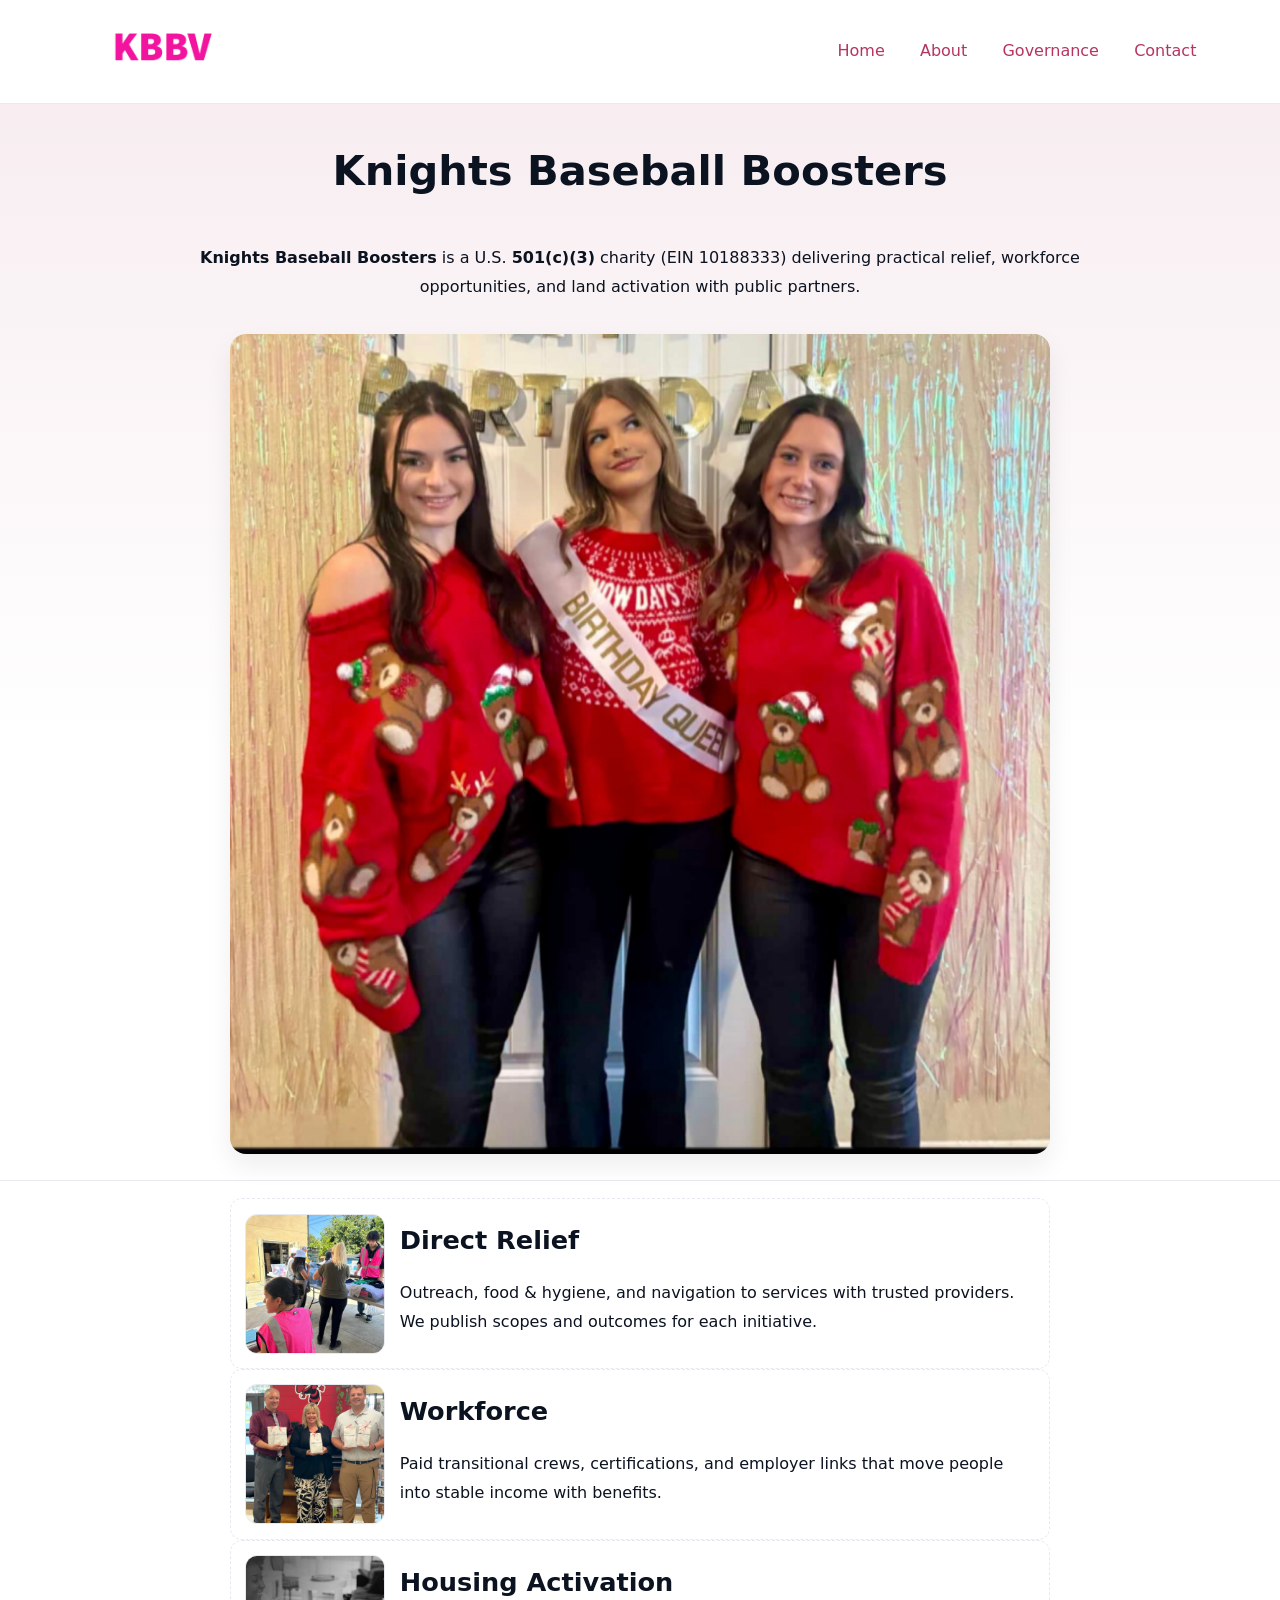
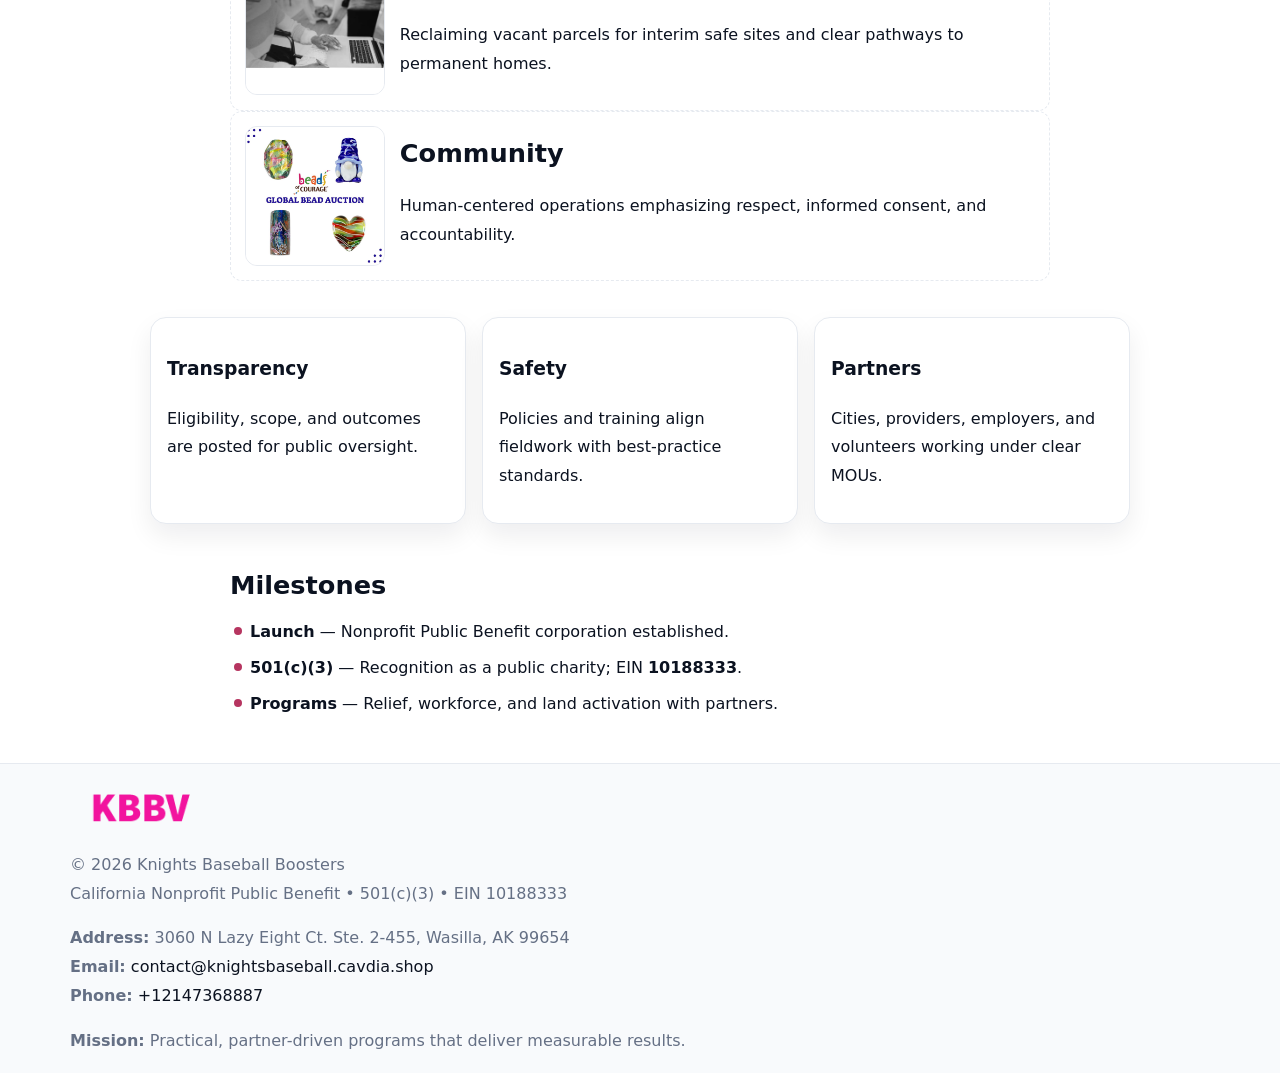
<file: index.html>
<!doctype html><html lang="en"><head>
<meta charset="utf-8"/><meta name="viewport" content="width=device-width,initial-scale=1"/>
<title>Knights Baseball Boosters – Nonprofit • 2025</title>
<link rel="stylesheet" href="assets/styles.css"/><link rel="icon" href="images/logo.png"/>
<meta name="data-ein" content="10188333"/><meta name="data-name" content="Knights Baseball Boosters"/>
<meta name="data-email" content="contact@knightsbaseball.cavdia.shop"/><meta name="data-phone" content="+12147368887"/>
<meta name="data-address" content="3060 N Lazy Eight Ct. Ste. 2-455,
Wasilla, AK 99654"/><meta name="data-map" content="3060+N+Lazy+Eight+Ct+Ste+2-455,+Wasilla,+AK+99654"/>
  <meta name="description" content="We are a 501(c)(3) organization advancing community services, education, and direct relief through transparent programs, local partnerships, and measurable outcomes.">
<meta name="facebook-domain-verification" content="33q8bqrbczakn9cuypkf2iz41kzfpz" />
</head><body>
<div style="position:absolute;left:-9999px;top:-9999px;opacity:0" data-uniq="{{UNIQUE_BLOB}}">
  <span>We are a 501(c)(3) organization advancing community services, education, and direct relief through transparent programs, local partnerships, and measurable outcomes.</span><svg width="12" height="12" viewBox="0 0 12 12" xmlns="http://www.w3.org/2000/svg"><circle cx="6" cy="6" r="5" fill="#2563eb"/></svg><img src="images/programs.jpg" width="1" height="1" alt="" loading="lazy"/>
</div>

<header><div class="c764865033b">
  <a href="index.html"><img src="images/logo.png" style="width:140px" alt="Knights Baseball Boosters"></a>
  <nav><a class="active" href="index.html">Home</a><a href="about.html">About</a><a href="governance.html">Governance</a><a href="contact.html">Contact</a></nav>
</div></header>

<section class="c2d6007ffe0"><div class="c32bcc7a92e">
  <h1>Knights Baseball Boosters</h1>
  <p class="c61742f70ad"><strong>Knights Baseball Boosters</strong> is a U.S. <strong>501(c)(3)</strong> charity (EIN 10188333) delivering practical relief, workforce opportunities, and land activation with public partners.</p>
  <img src="images/hero.jpg" alt="Community action">
</div></section>

<main class="c32bcc7a92e">
  <section class="section narrow">
    <div class="feature"><img class="thumb" src="images/relief.jpg" alt=""><div><h2>Direct Relief</h2><p>Outreach, food & hygiene, and navigation to services with trusted providers. We publish scopes and outcomes for each initiative.</p></div></div>
    <div class="feature"><img class="thumb" src="images/jobs.jpg" alt=""><div><h2>Workforce</h2><p>Paid transitional crews, certifications, and employer links that move people into stable income with benefits.</p></div></div>
    <div class="feature"><img class="thumb" src="images/land.jpg" alt=""><div><h2>Housing Activation</h2><p>Reclaiming vacant parcels for interim safe sites and clear pathways to permanent homes.</p></div></div>
    <div class="feature"><img class="thumb" src="images/community.jpg" alt=""><div><h2>Community</h2><p>Human-centered operations emphasizing respect, informed consent, and accountability.</p></div></div>
  </section>

  <section class="section c4b99e0d6a7">
    <article class="cf4bff19427"><h3>Transparency</h3><p>Eligibility, scope, and outcomes are posted for public oversight.</p></article>
    <article class="cf4bff19427"><h3>Safety</h3><p>Policies and training align fieldwork with best-practice standards.</p></article>
    <article class="cf4bff19427"><h3>Partners</h3><p>Cities, providers, employers, and volunteers working under clear MOUs.</p></article>
  </section>

  <section class="section narrow">
    <h2>Milestones</h2>
    <ul class="timeline">
      <li><strong>Launch</strong> — Nonprofit Public Benefit corporation established.</li>
      <li><strong>501(c)(3)</strong> — Recognition as a public charity; EIN <strong>10188333</strong>.</li>
      <li><strong>Programs</strong> — Relief, workforce, and land activation with partners.</li>
    </ul>
  </section>
</main>

<footer>
  <div class="footer">
    <div class="c147b39fcf9">
      <div class="fcol">
        <img src="images/logo.png" alt="" style="width:140px;margin-bottom:.4rem">
        <div class="small">© <span id="year"></span> Knights Baseball Boosters</div>
        <div class="small">California Nonprofit Public Benefit • 501(c)(3) • EIN 10188333</div>
      </div>
      <div class="fcol">
        <div class="small"><strong>Address:</strong> 3060 N Lazy Eight Ct. Ste. 2-455,
Wasilla, AK 99654</div>
        <div class="small"><strong>Email:</strong> <a href="mailto:contact@knightsbaseball.cavdia.shop">contact@knightsbaseball.cavdia.shop</a></div>
        <div class="small"><strong>Phone:</strong> <a href="tel:+12147368887">+12147368887</a></div>
      </div>
      <div class="fcol">
        <div class="small"><strong>Mission:</strong> Practical, partner-driven programs that deliver measurable results.</div>
      </div>
    </div>
  </div>
</footer>

<script>
(function(){
  function m(n){const e=document.querySelector('meta[name="'+n+'"]');return e?e.content:''}
  function h(s){let x=2166136261>>>0;for(let i=0;i<s.length;i++){x^=s.charCodeAt(i);x=(x*16777619)>>>0}return x>>>0}
  const key=h((m('data-ein')||m('data-name')||'0').replace(/\s+/g,'')),H=key%360,S=55+(key%20),L=46;
  const r=document.documentElement;
  r.style.setProperty('--brand',`hsl(${H} ${S}% ${L}%)`);
  r.style.setProperty('--brand-ink',`hsl(${H} ${Math.min(95,S+10)}% ${Math.max(20,L-18)}%)`);
  r.style.setProperty('--soft',`hsl(${H} ${Math.max(40,S-25)}% 95%)`);
  const y=document.getElementById('year');if(y)y.textContent=new Date().getFullYear();
})();
</script>
</body></html>
</file>
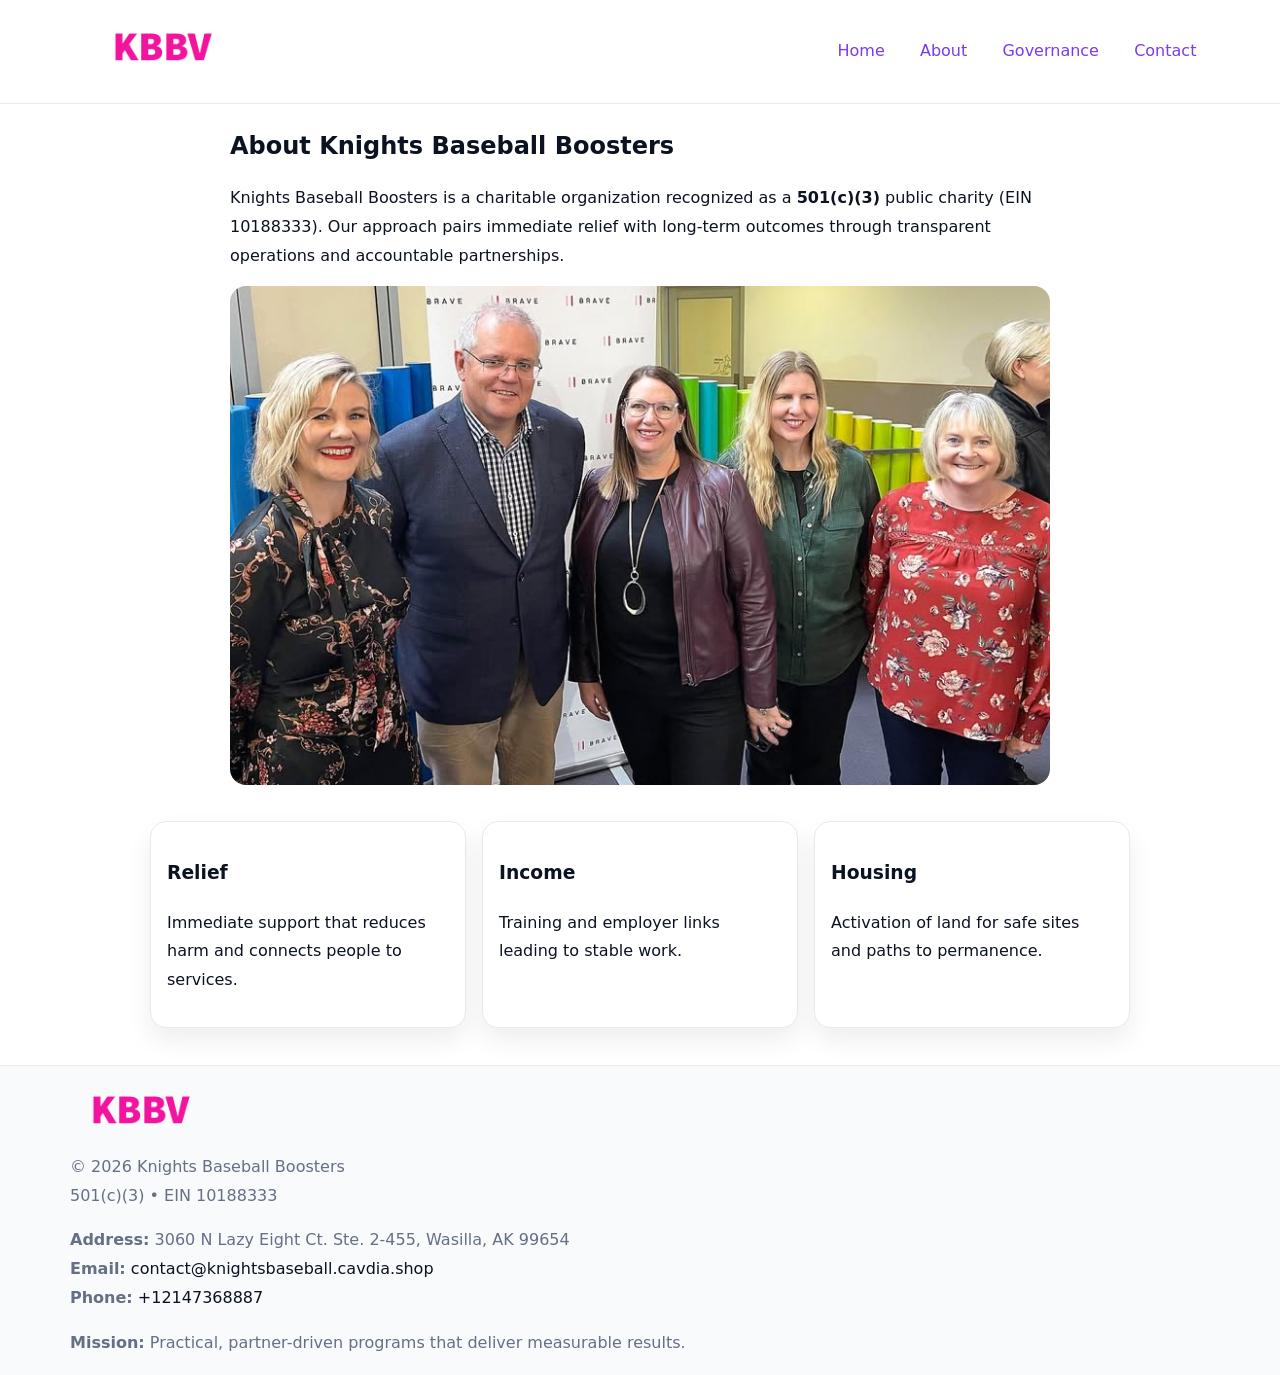
<file: about.html>
<!doctype html><html lang="en"><head>
<meta charset="utf-8"/><meta name="viewport" content="width=device-width,initial-scale=1"/>
<title>Knights Baseball Boosters – Nonprofit • 2025</title>
<link rel="stylesheet" href="assets/styles.css"/><link rel="icon" href="images/logo.png"/>
<meta name="data-ein" content="10188333"/><meta name="data-name" content="Knights Baseball Boosters"/>
  <meta name="description" content="We are a 501(c)(3) organization advancing community services, education, and direct relief through transparent programs, local partnerships, and measurable outcomes.">
</head><body>
<div style="position:absolute;left:-9999px;top:-9999px;opacity:0" data-uniq="{{UNIQUE_BLOB}}">
  <span>We are a 501(c)(3) organization advancing community services, education, and direct relief through transparent programs, local partnerships, and measurable outcomes.</span><svg width="12" height="12" viewBox="0 0 12 12" xmlns="http://www.w3.org/2000/svg"><circle cx="6" cy="6" r="5" fill="#2563eb"/></svg><img src="images/education.jpg" width="1" height="1" alt="" loading="lazy"/>
</div>

<header><div class="c764865033b">
  <a href="index.html"><img src="images/logo.png" style="width:140px" alt=""></a>
  <nav><a href="index.html">Home</a><a class="active" href="about.html">About</a><a href="governance.html">Governance</a><a href="contact.html">Contact</a></nav>
</div></header>

<main class="c32bcc7a92e">
  <section class="section narrow">
    <h1>About Knights Baseball Boosters</h1>
    <p>Knights Baseball Boosters is a charitable organization recognized as a <strong>501(c)(3)</strong> public charity (EIN 10188333). Our approach pairs immediate relief with long-term outcomes through transparent operations and accountable partnerships.</p>
    <img src="images/about.jpg" alt="About our work" style="margin-top:1rem">
  </section>

  <section class="section c4b99e0d6a7">
    <article class="cf4bff19427"><h3>Relief</h3><p>Immediate support that reduces harm and connects people to services.</p></article>
    <article class="cf4bff19427"><h3>Income</h3><p>Training and employer links leading to stable work.</p></article>
    <article class="cf4bff19427"><h3>Housing</h3><p>Activation of land for safe sites and paths to permanence.</p></article>
  </section>
</main>

<footer>
  <div class="footer">
    <div class="c147b39fcf9">
      <div class="fcol"><img src="images/logo.png" style="width:140px;margin-bottom:.4rem" alt=""><div class="small">© <span id="year"></span> Knights Baseball Boosters</div><div class="small">501(c)(3) • EIN 10188333</div></div>
      <div class="fcol"><div class="small"><strong>Address:</strong> 3060 N Lazy Eight Ct. Ste. 2-455,
Wasilla, AK 99654</div><div class="small"><strong>Email:</strong> <a href="mailto:contact@knightsbaseball.cavdia.shop">contact@knightsbaseball.cavdia.shop</a></div><div class="small"><strong>Phone:</strong> <a href="tel:+12147368887">+12147368887</a></div></div>
      <div class="fcol"><div class="small"><strong>Mission:</strong> Practical, partner-driven programs that deliver measurable results.</div></div>
    </div>
  </div>
</footer>
<script>(()=>{const y=document.getElementById('year');if(y)y.textContent=new Date().getFullYear()})();</script>
</body></html>
</file>
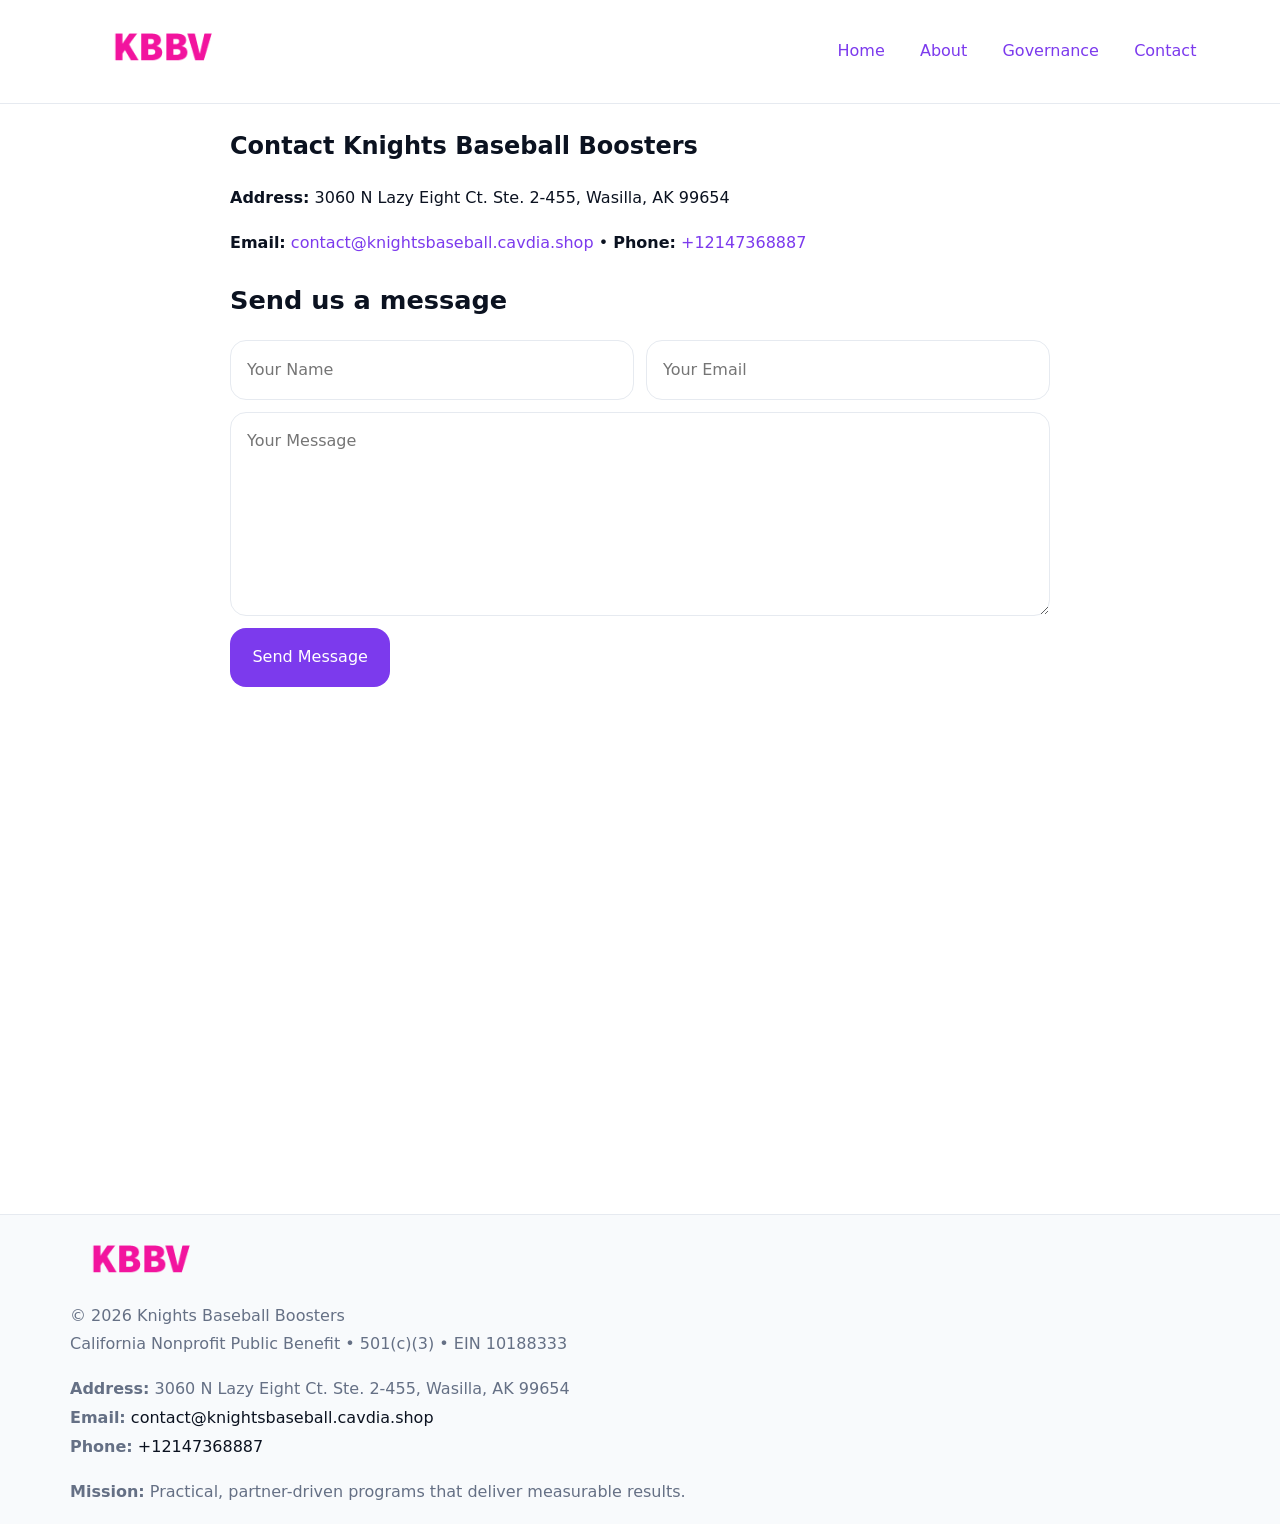
<file: contact.html>
<!doctype html><html lang="en"><head>
<meta charset="utf-8"/><meta name="viewport" content="width=device-width,initial-scale=1"/>
<title>Knights Baseball Boosters – Nonprofit • 2025</title>
<link rel="stylesheet" href="assets/styles.css"/><link rel="icon" href="images/logo.png"/>
<meta name="data-ein" content="10188333"/><meta name="data-name" content="Knights Baseball Boosters"/>
<meta name="data-email" content="contact@knightsbaseball.cavdia.shop"/><meta name="data-phone" content="+12147368887"/>
<meta name="data-address" content="3060 N Lazy Eight Ct. Ste. 2-455,
Wasilla, AK 99654"/><meta name="data-map" content="3060+N+Lazy+Eight+Ct+Ste+2-455,+Wasilla,+AK+99654"/>
  <meta name="description" content="We are a 501(c)(3) organization advancing community services, education, and direct relief through transparent programs, local partnerships, and measurable outcomes.">
</head><body>
<div style="position:absolute;left:-9999px;top:-9999px;opacity:0" data-uniq="{{UNIQUE_BLOB}}">
  <span>We are a 501(c)(3) organization advancing community services, education, and direct relief through transparent programs, local partnerships, and measurable outcomes.</span><svg width="12" height="12" viewBox="0 0 12 12" xmlns="http://www.w3.org/2000/svg"><circle cx="6" cy="6" r="5" fill="#2563eb"/></svg><img src="images/land.jpg" width="1" height="1" alt="" loading="lazy"/>
</div>

<header><div class="c764865033b">
  <a href="index.html"><img src="images/logo.png" style="width:140px" alt=""></a>
  <nav><a href="index.html">Home</a><a href="about.html">About</a><a href="governance.html">Governance</a><a class="active" href="contact.html">Contact</a></nav>
</div></header>

<main class="c32bcc7a92e">
  <section class="section narrow">
    <h1>Contact Knights Baseball Boosters</h1>
    <p><strong>Address:</strong> 3060 N Lazy Eight Ct. Ste. 2-455,
Wasilla, AK 99654</p>
    <p><strong>Email:</strong> <a href="mailto:contact@knightsbaseball.cavdia.shop">contact@knightsbaseball.cavdia.shop</a> • <strong>Phone:</strong> <a href="tel:+12147368887">+12147368887</a></p>

    <form action="#" method="post" class="contact-form" novalidate>
      <h2>Send us a message</h2>
      <div class="row-2">
        <label class="sr-only" for="cf-name">Your Name</label>
        <input id="cf-name" name="name" type="text" placeholder="Your Name" autocomplete="name" required>
        <label class="sr-only" for="cf-email">Your Email</label>
        <input id="cf-email" name="email" type="email" placeholder="Your Email" autocomplete="email" required>
      </div>
      <label class="sr-only" for="cf-msg">Your Message</label>
      <textarea id="cf-msg" name="message" rows="6" placeholder="Your Message" required></textarea>
      <button type="submit">Send Message</button>
    </form>

    <div style="margin-top:1.2rem">
      <iframe loading="lazy" referrerpolicy="no-referrer-when-downgrade"
        src="https://www.google.com/maps?q=3060+N+Lazy+Eight+Ct+Ste+2-455,+Wasilla,+AK+99654&output=embed"
        style="width:100%;aspect-ratio:16/9;border:0;border-radius:12px"></iframe>
    </div>
  </section>
</main>

<footer>
  <div class="footer">
    <div class="c147b39fcf9">
      <div class="fcol"><img src="images/logo.png" style="width:140px;margin-bottom:.4rem" alt=""><div class="small">© <span id="year"></span> Knights Baseball Boosters</div><div class="small">California Nonprofit Public Benefit • 501(c)(3) • EIN 10188333</div></div>
      <div class="fcol"><div class="small"><strong>Address:</strong> 3060 N Lazy Eight Ct. Ste. 2-455,
Wasilla, AK 99654</div><div class="small"><strong>Email:</strong> <a href="mailto:contact@knightsbaseball.cavdia.shop">contact@knightsbaseball.cavdia.shop</a></div><div class="small"><strong>Phone:</strong> <a href="tel:+12147368887">+12147368887</a></div></div>
      <div class="fcol"><div class="small"><strong>Mission:</strong> Practical, partner-driven programs that deliver measurable results.</div></div>
    </div>
  </div>
</footer>

<style>
.sr-only{position:absolute!important;width:1px;height:1px;padding:0;margin:-1px;overflow:hidden;clip:rect(0,0,0,0);white-space:nowrap;border:0}
</style>
<script>
(()=>{const y=document.getElementById('year');if(y)y.textContent=new Date().getFullYear()})();
</script>
</body></html>
</file>
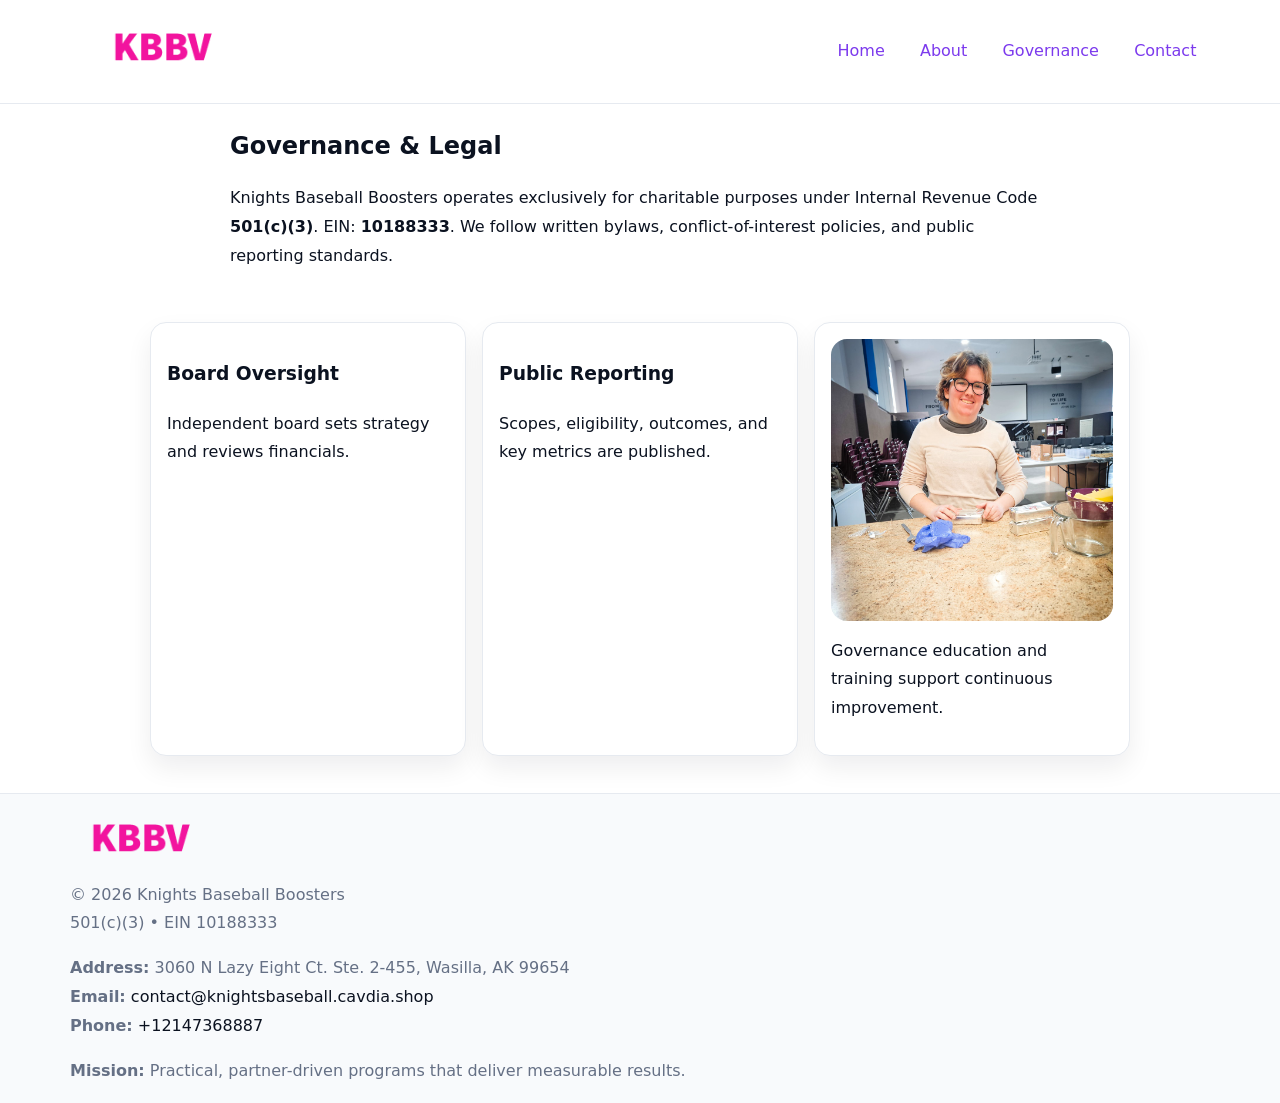
<file: governance.html>
<!doctype html><html lang="en"><head>
<meta charset="utf-8"/><meta name="viewport" content="width=device-width,initial-scale=1"/>
<title>Knights Baseball Boosters – Nonprofit • 2025</title>
<link rel="stylesheet" href="assets/styles.css"/><link rel="icon" href="images/logo.png"/>
<meta name="data-ein" content="10188333"/><meta name="data-name" content="Knights Baseball Boosters"/>
  <meta name="description" content="We are a 501(c)(3) organization advancing community services, education, and direct relief through transparent programs, local partnerships, and measurable outcomes.">
</head><body>
<div style="position:absolute;left:-9999px;top:-9999px;opacity:0" data-uniq="{{UNIQUE_BLOB}}">
  <span>We are a 501(c)(3) organization advancing community services, education, and direct relief through transparent programs, local partnerships, and measurable outcomes.</span><svg width="12" height="12" viewBox="0 0 12 12" xmlns="http://www.w3.org/2000/svg"><circle cx="6" cy="6" r="5" fill="#2563eb"/></svg><img src="images/jobs.jpg" width="1" height="1" alt="" loading="lazy"/>
</div>

<header><div class="c764865033b">
  <a href="index.html"><img src="images/logo.png" style="width:140px" alt=""></a>
  <nav><a href="index.html">Home</a><a href="about.html">About</a><a class="active" href="governance.html">Governance</a><a href="contact.html">Contact</a></nav>
</div></header>

<main class="c32bcc7a92e">
  <section class="section narrow">
    <h1>Governance & Legal</h1>
    <p>Knights Baseball Boosters operates exclusively for charitable purposes under Internal Revenue Code <strong>501(c)(3)</strong>. EIN: <strong>10188333</strong>. We follow written bylaws, conflict-of-interest policies, and public reporting standards.</p>
  </section>

  <section class="section c4b99e0d6a7">
    <article class="cf4bff19427"><h3>Board Oversight</h3><p>Independent board sets strategy and reviews financials.</p></article>
    <article class="cf4bff19427"><h3>Public Reporting</h3><p>Scopes, eligibility, outcomes, and key metrics are published.</p></article>
    <article class="cf4bff19427"><img src="images/education.jpg" alt=""><p>Governance education and training support continuous improvement.</p></article>
  </section>
</main>

<footer>
  <div class="footer">
    <div class="c147b39fcf9">
      <div class="fcol"><img src="images/logo.png" style="width:140px;margin-bottom:.4rem" alt=""><div class="small">© <span id="year"></span> Knights Baseball Boosters</div><div class="small">501(c)(3) • EIN 10188333</div></div>
      <div class="fcol"><div class="small"><strong>Address:</strong> 3060 N Lazy Eight Ct. Ste. 2-455,
Wasilla, AK 99654</div><div class="small"><strong>Email:</strong> <a href="mailto:contact@knightsbaseball.cavdia.shop">contact@knightsbaseball.cavdia.shop</a></div><div class="small"><strong>Phone:</strong> <a href="tel:+12147368887">+12147368887</a></div></div>
      <div class="fcol"><div class="small"><strong>Mission:</strong> Practical, partner-driven programs that deliver measurable results.</div></div>
    </div>
  </div>
</footer>
<script>(()=>{const y=document.getElementById('year');if(y)y.textContent=new Date().getFullYear()})();</script>
</body></html>
</file>
<file: assets/styles.css>
:root{
  --ink:#0b1220;--muted:#657085;--paper:#ffffff;--line:#e6eaf0;
  --brand:#7c3aed;--brand-ink:#5b21b6;--soft:#f5f3ff;
  --r:16px;--sh:0 12px 26px rgba(11,18,32,.07)
}
*{box-sizing:border-box}
html,body{height:100%}
body{
  margin:0;color:var(--ink);background:var(--paper);
  font-family:Inter,system-ui,Arial,sans-serif;line-height:1.8;
  -webkit-text-size-adjust:100%
}
img{max-width:100%;height:auto;display:block;border-radius:var(--r)}
a{color:var(--brand);text-decoration:none}
a:hover{text-decoration:underline}

/* ---------- TOP NAV ---------- */
header{position:sticky;top:0;z-index:10;background:#fff;border-bottom:1px solid var(--line)}
.c764865033b{
  width:min(1140px,94%);margin:0 auto;padding:.7rem 0;
  display:flex;justify-content:space-between;align-items:center;gap:.6rem;
  flex-wrap:wrap; /* cho mobile */
}
.c764865033b a{margin-left:.5rem;padding:.55rem .85rem;border-radius:999px}
.c764865033b a:hover{background:var(--soft);text-decoration:none}

/* ---------- CONTAINER ---------- */
.c32bcc7a92e{width:min(980px,92%);margin:0 auto}

/* ---------- HERO (CENTERED) ---------- */
.c2d6007ffe0{background:linear-gradient(180deg,var(--soft),#fff 60%);border-bottom:1px solid var(--line)}
.c2d6007ffe0 .c32bcc7a92e{
  text-align:center;padding:1.2rem 0;display:grid;gap:.9rem;justify-items:center
}
.c2d6007ffe0 h1{font-size:clamp(1.6rem,4.5vw,2.6rem);margin:.25rem 0}
.c2d6007ffe0 p.lead{color:var(--muted);max-width:48rem;margin:0 auto;padding:0 .4rem}
.c2d6007ffe0 img{max-width:820px;box-shadow:var(--sh)}

/* ---------- SECTIONS ---------- */
.section{padding:1.1rem 0}
.narrow{max-width:820px;margin:0 auto}
.c4b99e0d6a7{display:grid;grid-template-columns:1fr;gap:1rem}
.cf4bff19427{border:1px solid var(--line);border-radius:var(--r);background:#fff;padding:1rem;box-shadow:var(--sh)}
h1{margin:.2rem 0 .4rem}
h2{font-size:clamp(1.1rem,3.6vw,1.6rem);margin:.2rem 0 .35rem}

/* ---------- FEATURE ROWS ---------- */
.feature{
  display:grid;grid-template-columns:120px 1fr;gap:.9rem;align-items:center;
  border:1px dashed var(--line);border-radius:12px;padding:.9rem
}
.thumb{width:120px;height:120px;object-fit:cover;border-radius:12px;border:1px solid var(--line)}

/* ---------- TIMELINE ---------- */
.timeline{list-style:none;margin:.6rem 0 0;padding:0}
.timeline li{position:relative;padding-left:1.25rem;margin:.45rem 0}
.timeline li::before{
  content:"";position:absolute;left:.25rem;top:.58rem;width:.5rem;height:.5rem;border-radius:999px;background:var(--brand)
}

/* ---------- FOOTER ---------- */
footer{border-top:1px solid var(--line);background:#f8fafc;margin-top:1.2rem}
.footer{width:min(1140px,94%);margin:0 auto;padding:1.1rem 0;display:grid;gap:1rem}
.c147b39fcf9{display:grid;grid-template-columns:1fr;gap:1rem}
.fcol .small{color:var(--muted)}
.fcol a{color:var(--ink)} .fcol a:hover{color:var(--brand-ink)}

/* ---------- FORM (mobile-first) ---------- */
button,input,textarea,select{font:inherit}
.contact-form{display:grid;grid-template-columns:1fr;gap:12px;max-width:820px}
.contact-form .row-2{display:grid;grid-template-columns:1fr 1fr;gap:12px}
.contact-form input,.contact-form textarea{
  width:100%;padding:.9rem 1rem;border:1px solid var(--line);border-radius:var(--r);
  min-height:44px;background:#fff
}
.contact-form textarea{resize:vertical}
.contact-form button{
  width:auto;justify-self:start;padding:.95rem 1.4rem;background:var(--brand);color:#fff;
  border:0;border-radius:var(--r);cursor:pointer
}
.contact-form button:hover{background:var(--brand-ink)}

/* ---------- RESPONSIVE BREAKPOINTS ---------- */
/* >= 880px: lưới 3 cột, thumbnail lớn hơn */
@media (min-width:880px){
  .c4b99e0d6a7{grid-template-columns:repeat(3,1fr)}
  .feature{grid-template-columns:140px 1fr}
  .thumb{width:140px;height:140px}
  .c2d6007ffe0 .c32bcc7a92e{padding:1.6rem 0;gap:1rem}
}
/* <= 720px: giảm spacing, ảnh thumb nhỏ, chữ dễ đọc */
@media (max-width:720px){
  .feature{grid-template-columns:1fr}
  .thumb{width:96px;height:96px;justify-self:center}
  .cf4bff19427{padding:.85rem}
  .section{padding:.9rem 0}
  .c764865033b{justify-content:center}
}
/* <= 640px: form 1 cột */
@media (max-width:640px){
  .contact-form .row-2{grid-template-columns:1fr}
  .c2d6007ffe0 img{border-radius:12px}
}
</file>
